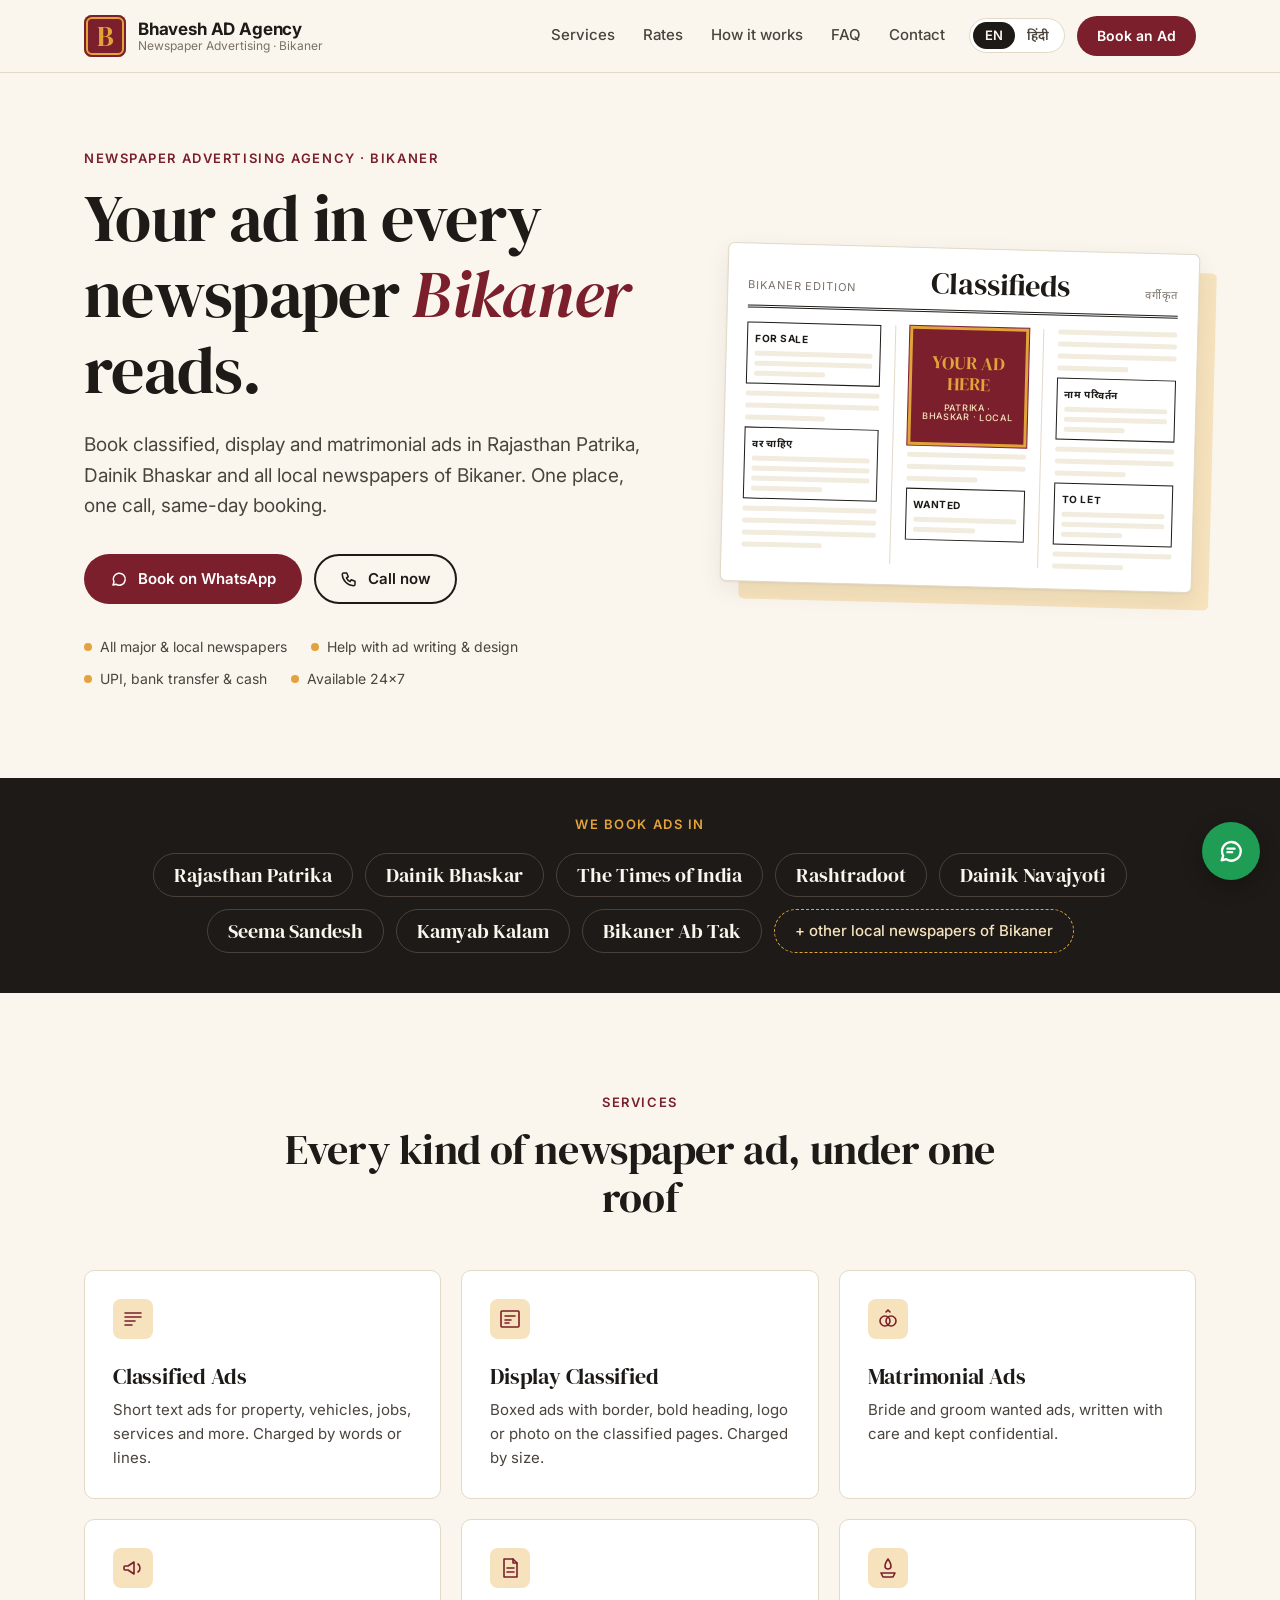
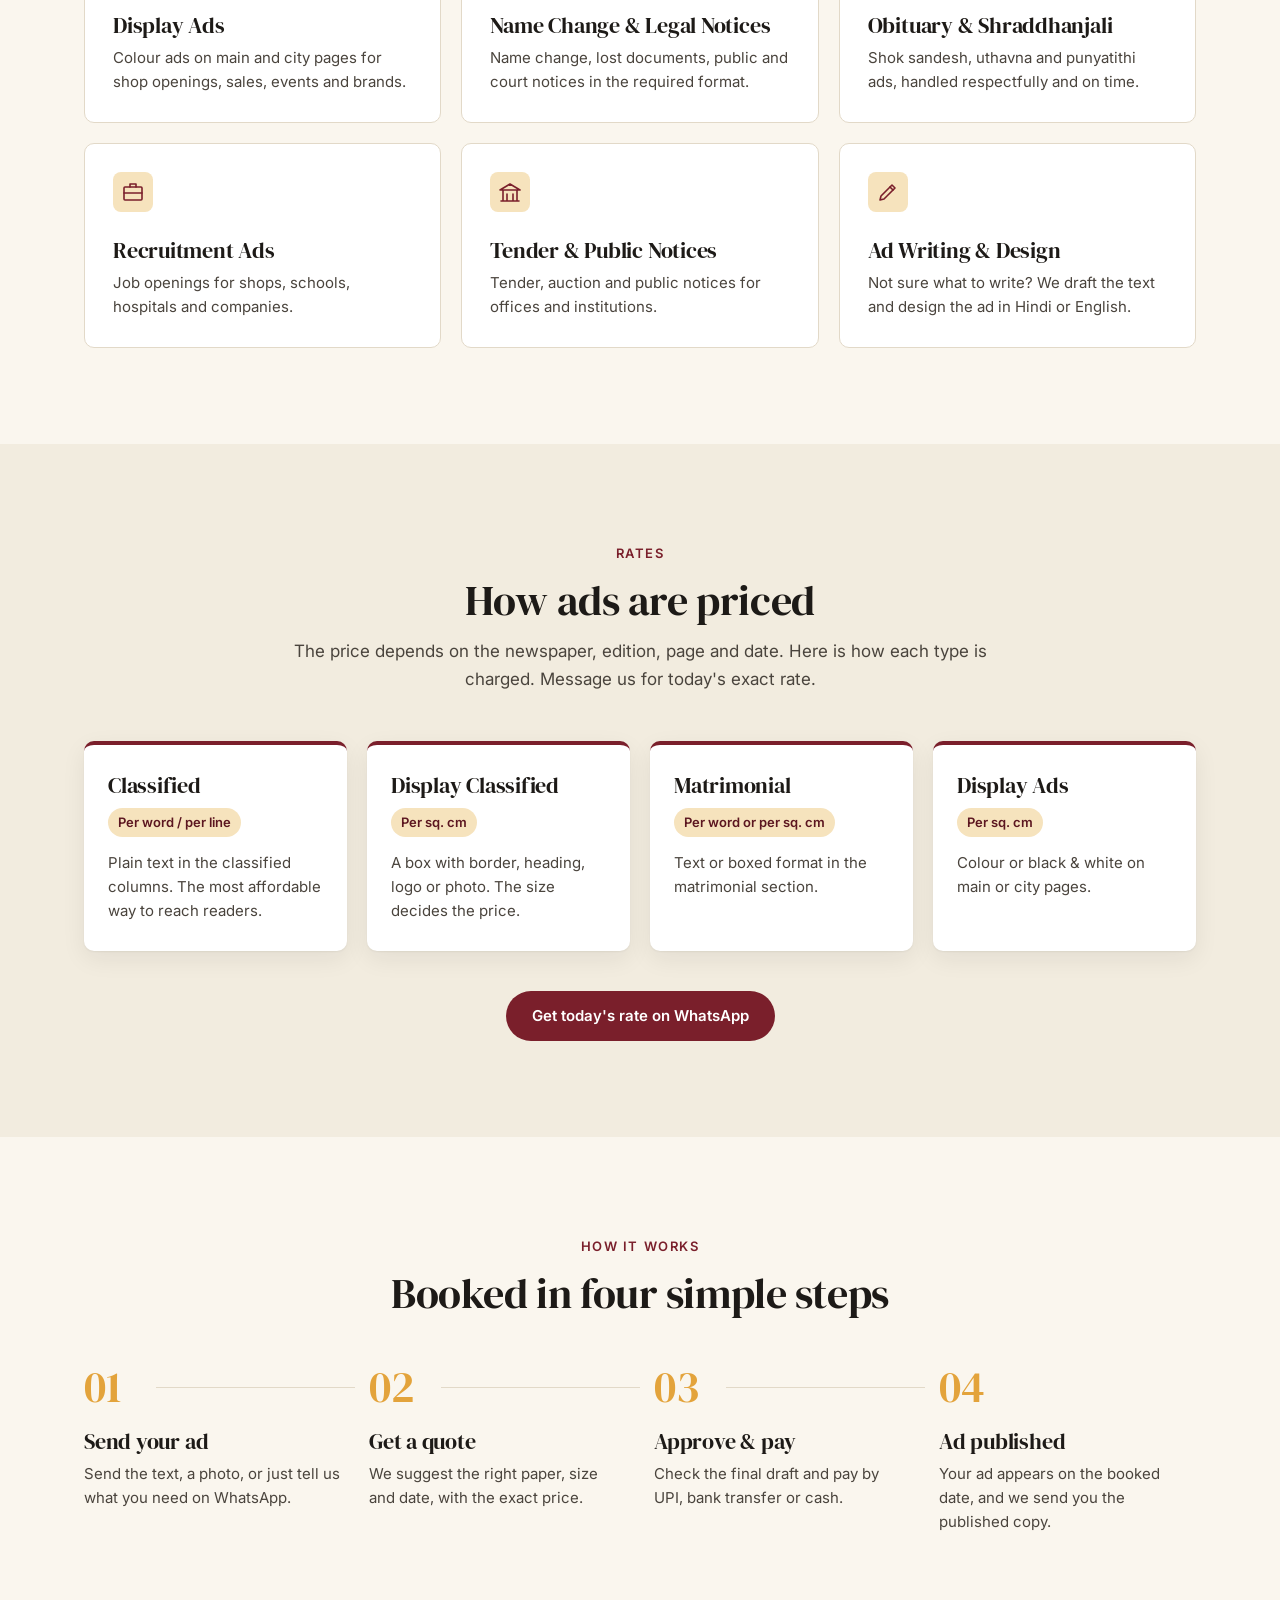
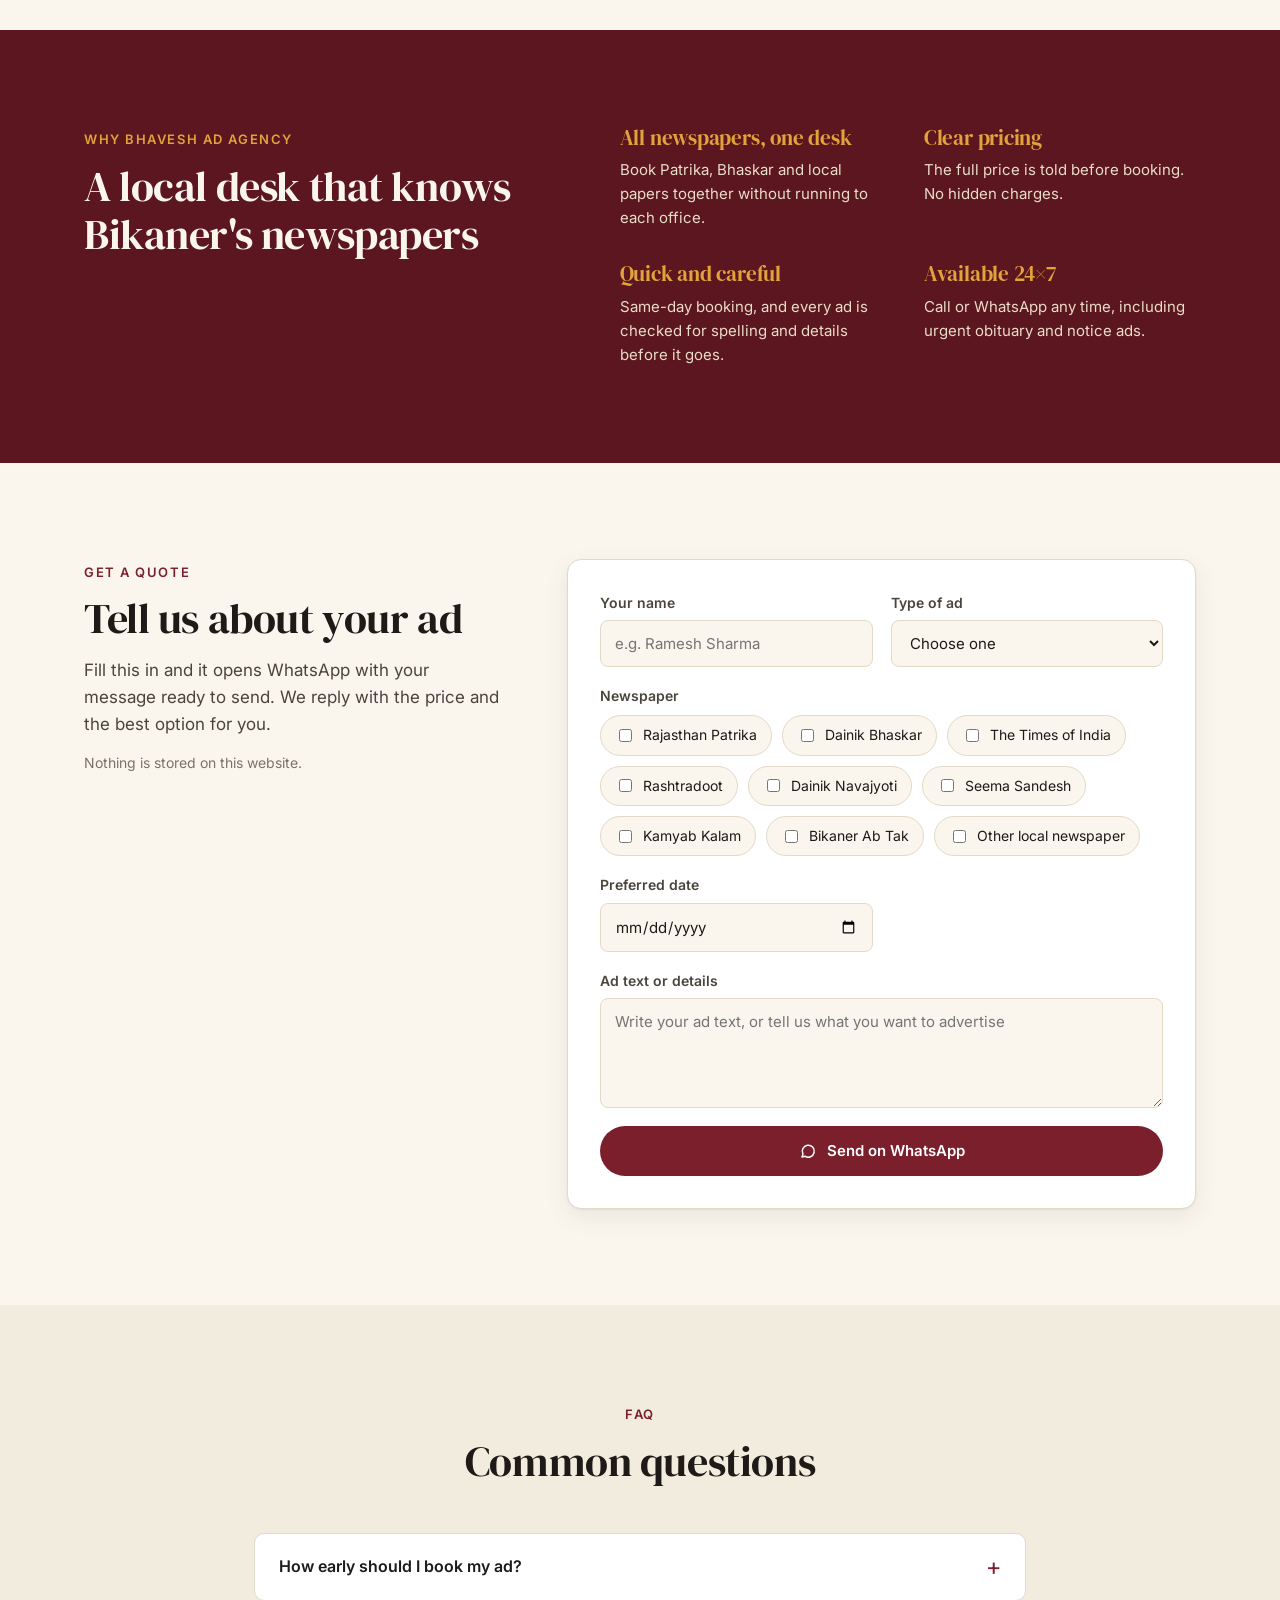
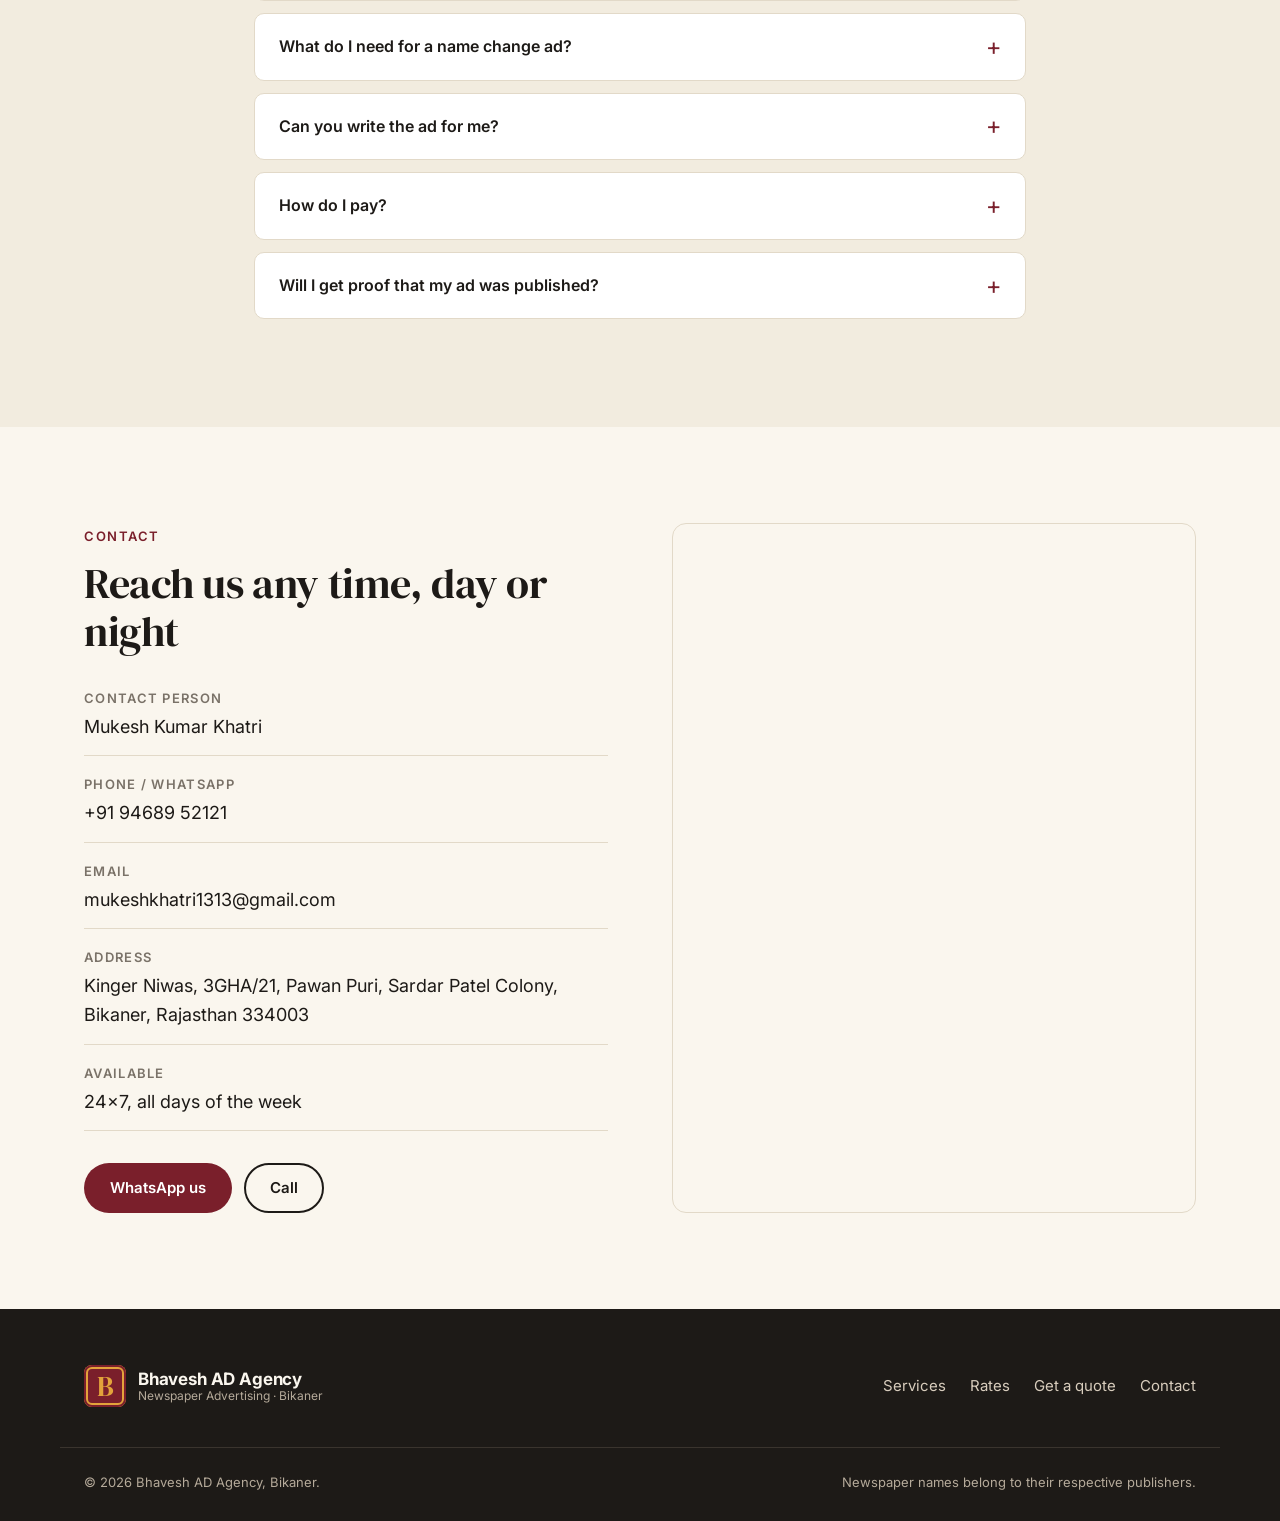
<file: index.html>
<!DOCTYPE html>
<html lang="en">
<head>
  <meta charset="UTF-8">
  <meta name="viewport" content="width=device-width, initial-scale=1">
  <title>Bhavesh AD Agency | Newspaper Advertising in Bikaner</title>
  <meta name="description" content="Book classified, display and matrimonial ads in Rajasthan Patrika, Dainik Bhaskar and all local newspapers of Bikaner. Same-day booking on WhatsApp.">
  <meta name="keywords" content="newspaper ad Bikaner, Rajasthan Patrika ad booking, Dainik Bhaskar ad booking, classified ad Bikaner, matrimonial ad Bikaner, Times of India ad Bikaner, Rashtradoot ad, Dainik Navajyoti ad, Seema Sandesh ad, Kamyab Kalam ad, Bikaner Ab Tak ad, name change ad Bikaner, अख़बार विज्ञापन बीकानेर">
  <meta property="og:title" content="Bhavesh AD Agency, Bikaner">
  <meta property="og:description" content="Your ad in every newspaper Bikaner reads. Classified, display and matrimonial ad booking.">
  <meta property="og:type" content="website">
  <link rel="icon" href="favicon.svg" type="image/svg+xml">

  <link rel="preconnect" href="https://fonts.googleapis.com">
  <link rel="preconnect" href="https://fonts.gstatic.com" crossorigin>
  <link href="https://fonts.googleapis.com/css2?family=DM+Serif+Display&family=Inter:wght@400;500;600;700&family=Noto+Sans+Devanagari:wght@400;500;600;700&family=Tiro+Devanagari+Hindi&display=swap" rel="stylesheet">
  <link rel="stylesheet" href="styles.css">

  <!-- Business details for Google. Replace the placeholders with your real details. -->
  <script type="application/ld+json">
  {
    "@context": "https://schema.org",
    "@type": "LocalBusiness",
    "name": "Bhavesh AD Agency",
    "description": "Newspaper advertising agency in Bikaner for Rajasthan Patrika, Dainik Bhaskar and local newspapers.",
    "telephone": "+91-9468952121",
    "email": "mukeshkhatri1313@gmail.com",
    "founder": "Mukesh Kumar Khatri",
    "address": {
      "@type": "PostalAddress",
      "streetAddress": "Kinger Niwas, 3GHA/21, Pawan Puri, Sardar Patel Colony",
      "addressLocality": "Bikaner",
      "addressRegion": "Rajasthan",
      "postalCode": "334003",
      "addressCountry": "IN"
    },
    "openingHours": "Mo-Su 00:00-23:59",
    "areaServed": "Bikaner"
  }
  </script>
</head>
<body>

<!-- ============ HEADER ============ -->
<header class="site-header" id="top">
  <div class="container header-inner">
    <a href="#top" class="brand" aria-label="Bhavesh AD Agency home">
      <span class="brand-mark">B</span>
      <span class="brand-text">
        <strong>Bhavesh AD Agency</strong>
        <small><span class="en">Newspaper Advertising · Bikaner</span><span class="hi">अख़बार विज्ञापन · बीकानेर</span></small>
      </span>
    </a>

    <nav class="nav" id="nav" aria-label="Main">
      <a href="#services"><span class="en">Services</span><span class="hi">सेवाएँ</span></a>
      <a href="#rates"><span class="en">Rates</span><span class="hi">दरें</span></a>
      <a href="#process"><span class="en">How it works</span><span class="hi">प्रक्रिया</span></a>
      <a href="#faq"><span class="en">FAQ</span><span class="hi">सवाल-जवाब</span></a>
      <a href="#contact"><span class="en">Contact</span><span class="hi">संपर्क</span></a>
    </nav>

    <div class="header-actions">
      <div class="lang-switch" role="group" aria-label="Language">
        <button type="button" data-lang="en" aria-pressed="true">EN</button>
        <button type="button" data-lang="hi" aria-pressed="false">हिंदी</button>
      </div>
      <a class="btn btn-primary btn-sm hide-mobile" data-wa href="#contact">
        <span class="en">Book an Ad</span><span class="hi">विज्ञापन बुक करें</span>
      </a>
      <button class="menu-toggle" type="button" aria-label="Open menu" aria-expanded="false" aria-controls="nav">
        <span></span><span></span><span></span>
      </button>
    </div>
  </div>
</header>

<main>

<!-- ============ HERO ============ -->
<section class="hero">
  <div class="container hero-grid">
    <div class="hero-copy">
      <p class="eyebrow"><span class="en">Newspaper Advertising Agency · Bikaner</span><span class="hi">समाचार पत्र विज्ञापन एजेंसी · बीकानेर</span></p>
      <h1>
        <span class="en">Your ad in every newspaper <em>Bikaner</em> reads.</span>
        <span class="hi">बीकानेर के हर अख़बार में <em>आपका विज्ञापन</em>।</span>
      </h1>
      <p class="lead">
        <span class="en">Book classified, display and matrimonial ads in Rajasthan Patrika, Dainik Bhaskar and all local newspapers of Bikaner. One place, one call, same-day booking.</span>
        <span class="hi">राजस्थान पत्रिका, दैनिक भास्कर और बीकानेर के सभी स्थानीय अख़बारों में क्लासीफाइड, डिस्प्ले और वैवाहिक विज्ञापन बुक करें। एक जगह, एक कॉल, उसी दिन बुकिंग।</span>
      </p>
      <div class="hero-cta">
        <a class="btn btn-primary" data-wa href="#contact">
          <svg class="ic" viewBox="0 0 24 24" aria-hidden="true"><path d="M4 20l1.3-3.9A8 8 0 1 1 8 19z"/></svg>
          <span class="en">Book on WhatsApp</span><span class="hi">WhatsApp पर बुक करें</span>
        </a>
        <a class="btn btn-outline" data-tel href="#contact">
          <svg class="ic" viewBox="0 0 24 24" aria-hidden="true"><path d="M5 4h4l2 5-2.5 1.5a11 11 0 0 0 5 5L15 13l5 2v4a2 2 0 0 1-2 2A16 16 0 0 1 3 6a2 2 0 0 1 2-2"/></svg>
          <span class="en">Call now</span><span class="hi">अभी कॉल करें</span>
        </a>
      </div>
      <ul class="hero-points">
        <li><span class="en">All major &amp; local newspapers</span><span class="hi">सभी बड़े व स्थानीय अख़बार</span></li>
        <li><span class="en">Help with ad writing &amp; design</span><span class="hi">विज्ञापन लिखने व डिज़ाइन में मदद</span></li>
        <li><span class="en">UPI, bank transfer &amp; cash</span><span class="hi">UPI, बैंक ट्रांसफ़र व नकद</span></li>
        <li><span class="en">Available 24×7</span><span class="hi">24×7 उपलब्ध</span></li>
      </ul>
    </div>

    <!-- Decorative newspaper page -->
    <div class="paper" aria-hidden="true">
      <div class="paper-mast">
        <span class="paper-date">Bikaner Edition</span>
        <span class="paper-title">Classifieds</span>
        <span class="paper-date">वर्गीकृत</span>
      </div>
      <div class="paper-cols">
        <div class="col">
          <div class="mini-ad"><b>FOR SALE</b><i></i><i></i><i class="s"></i></div>
          <i></i><i></i><i class="s"></i>
          <div class="mini-ad"><b>वर चाहिए</b><i></i><i></i><i></i><i class="s"></i></div>
          <i></i><i></i><i></i><i class="s"></i>
        </div>
        <div class="col">
          <div class="feature-ad">
            <span class="en">YOUR AD HERE</span><span class="hi">आपका विज्ञापन यहाँ</span>
            <small>Patrika · Bhaskar · Local</small>
          </div>
          <i></i><i></i><i class="s"></i>
          <div class="mini-ad"><b>WANTED</b><i></i><i class="s"></i></div>
        </div>
        <div class="col">
          <i></i><i></i><i></i><i class="s"></i>
          <div class="mini-ad"><b>नाम परिवर्तन</b><i></i><i></i><i class="s"></i></div>
          <i></i><i></i><i class="s"></i>
          <div class="mini-ad"><b>TO LET</b><i></i><i></i><i class="s"></i></div>
          <i></i><i class="s"></i>
        </div>
      </div>
    </div>
  </div>
</section>

<!-- ============ NEWSPAPERS STRIP ============ -->
<section class="papers-strip" aria-label="Newspapers">
  <div class="container strip-inner">
    <p class="strip-label"><span class="en">We book ads in</span><span class="hi">हम इनमें विज्ञापन बुक करते हैं</span></p>
    <ul class="strip-list">
      <li><span class="en">Rajasthan Patrika</span><span class="hi">राजस्थान पत्रिका</span></li>
      <li><span class="en">Dainik Bhaskar</span><span class="hi">दैनिक भास्कर</span></li>
      <li><span class="en">The Times of India</span><span class="hi">टाइम्स ऑफ़ इंडिया</span></li>
      <li><span class="en">Rashtradoot</span><span class="hi">राष्ट्रदूत</span></li>
      <li><span class="en">Dainik Navajyoti</span><span class="hi">दैनिक नवज्योति</span></li>
      <li><span class="en">Seema Sandesh</span><span class="hi">सीमा संदेश</span></li>
      <li><span class="en">Kamyab Kalam</span><span class="hi">कामयाब कलम</span></li>
      <li><span class="en">Bikaner Ab Tak</span><span class="hi">बीकानेर अब तक</span></li>
      <li class="strip-more"><span class="en">+ other local newspapers of Bikaner</span><span class="hi">+ बीकानेर के अन्य स्थानीय अख़बार</span></li>
    </ul>
  </div>
</section>

<!-- ============ SERVICES ============ -->
<section class="section" id="services">
  <div class="container">
    <div class="section-head">
      <p class="eyebrow"><span class="en">Services</span><span class="hi">सेवाएँ</span></p>
      <h2><span class="en">Every kind of newspaper ad, under one roof</span><span class="hi">हर तरह का अख़बार विज्ञापन, एक ही जगह</span></h2>
    </div>

    <div class="cards">
      <article class="card">
        <svg class="card-ic" viewBox="0 0 24 24" aria-hidden="true"><path d="M4 6h16M4 10h16M4 14h10M4 18h7"/></svg>
        <h3><span class="en">Classified Ads</span><span class="hi">क्लासीफाइड विज्ञापन</span></h3>
        <p><span class="en">Short text ads for property, vehicles, jobs, services and more. Charged by words or lines.</span><span class="hi">प्रॉपर्टी, वाहन, नौकरी, सेवाएँ आदि के छोटे टेक्स्ट विज्ञापन। शब्द या लाइन के हिसाब से शुल्क।</span></p>
      </article>
      <article class="card">
        <svg class="card-ic" viewBox="0 0 24 24" aria-hidden="true"><rect x="3" y="4" width="18" height="16" rx="1"/><path d="M7 9h10M7 13h6M7 16h4"/></svg>
        <h3><span class="en">Display Classified</span><span class="hi">डिस्प्ले क्लासीफाइड</span></h3>
        <p><span class="en">Boxed ads with border, bold heading, logo or photo on the classified pages. Charged by size.</span><span class="hi">क्लासीफाइड पेज पर बॉर्डर, बोल्ड हेडिंग, लोगो या फोटो के साथ बॉक्स विज्ञापन। साइज़ के हिसाब से शुल्क।</span></p>
      </article>
      <article class="card">
        <svg class="card-ic" viewBox="0 0 24 24" aria-hidden="true"><circle cx="9" cy="14" r="5"/><circle cx="15" cy="14" r="5"/><path d="M10 5l2-2 2 2"/></svg>
        <h3><span class="en">Matrimonial Ads</span><span class="hi">वैवाहिक विज्ञापन</span></h3>
        <p><span class="en">Bride and groom wanted ads, written with care and kept confidential.</span><span class="hi">वर-वधू चाहिए विज्ञापन, ध्यान से लिखे और पूरी गोपनीयता के साथ।</span></p>
      </article>
      <article class="card">
        <svg class="card-ic" viewBox="0 0 24 24" aria-hidden="true"><path d="M3 11v2a1 1 0 0 0 1 1h3l6 4V6L7 10H4a1 1 0 0 0-1 1z"/><path d="M17 8a5 5 0 0 1 0 8"/></svg>
        <h3><span class="en">Display Ads</span><span class="hi">डिस्प्ले विज्ञापन</span></h3>
        <p><span class="en">Colour ads on main and city pages for shop openings, sales, events and brands.</span><span class="hi">दुकान उद्घाटन, सेल, कार्यक्रम और ब्रांड के लिए मुख्य व शहर के पेजों पर रंगीन विज्ञापन।</span></p>
      </article>
      <article class="card">
        <svg class="card-ic" viewBox="0 0 24 24" aria-hidden="true"><path d="M6 3h9l4 4v14H6z"/><path d="M15 3v4h4M9 12h7M9 16h7"/></svg>
        <h3><span class="en">Name Change &amp; Legal Notices</span><span class="hi">नाम परिवर्तन व कानूनी सूचना</span></h3>
        <p><span class="en">Name change, lost documents, public and court notices in the required format.</span><span class="hi">नाम परिवर्तन, दस्तावेज़ गुम होने, आम सूचना और कोर्ट नोटिस सही फ़ॉर्मेट में।</span></p>
      </article>
      <article class="card">
        <svg class="card-ic" viewBox="0 0 24 24" aria-hidden="true"><path d="M12 3c2 3 3 5 3 7a3 3 0 0 1-6 0c0-2 1-4 3-7z"/><path d="M5 17h14l-2 4H7z"/></svg>
        <h3><span class="en">Obituary &amp; Shraddhanjali</span><span class="hi">शोक संदेश व श्रद्धांजलि</span></h3>
        <p><span class="en">Shok sandesh, uthavna and punyatithi ads, handled respectfully and on time.</span><span class="hi">शोक संदेश, उठावना और पुण्यतिथि विज्ञापन, सम्मान और समय पर।</span></p>
      </article>
      <article class="card">
        <svg class="card-ic" viewBox="0 0 24 24" aria-hidden="true"><rect x="3" y="7" width="18" height="13" rx="1"/><path d="M9 7V4h6v3M3 13h18"/></svg>
        <h3><span class="en">Recruitment Ads</span><span class="hi">भर्ती विज्ञापन</span></h3>
        <p><span class="en">Job openings for shops, schools, hospitals and companies.</span><span class="hi">दुकान, स्कूल, अस्पताल और कंपनियों के लिए नौकरी के विज्ञापन।</span></p>
      </article>
      <article class="card">
        <svg class="card-ic" viewBox="0 0 24 24" aria-hidden="true"><path d="M3 21h18M5 21V10M19 21V10M9 21v-7M15 21v-7M2 10l10-6 10 6z"/></svg>
        <h3><span class="en">Tender &amp; Public Notices</span><span class="hi">टेंडर व सार्वजनिक सूचना</span></h3>
        <p><span class="en">Tender, auction and public notices for offices and institutions.</span><span class="hi">कार्यालयों और संस्थाओं के लिए टेंडर, नीलामी और सार्वजनिक सूचना।</span></p>
      </article>
      <article class="card">
        <svg class="card-ic" viewBox="0 0 24 24" aria-hidden="true"><path d="M4 20l4-1 11-11-3-3L5 16z"/><path d="M14 7l3 3"/></svg>
        <h3><span class="en">Ad Writing &amp; Design</span><span class="hi">विज्ञापन लेखन व डिज़ाइन</span></h3>
        <p><span class="en">Not sure what to write? We draft the text and design the ad in Hindi or English.</span><span class="hi">क्या लिखें, समझ नहीं आ रहा? हम हिंदी या अंग्रेज़ी में विज्ञापन लिखते और डिज़ाइन करते हैं।</span></p>
      </article>
    </div>
  </div>
</section>

<!-- ============ RATES ============ -->
<section class="section section-tint" id="rates">
  <div class="container">
    <div class="section-head">
      <p class="eyebrow"><span class="en">Rates</span><span class="hi">दरें</span></p>
      <h2><span class="en">How ads are priced</span><span class="hi">विज्ञापन का शुल्क कैसे तय होता है</span></h2>
      <p class="section-sub"><span class="en">The price depends on the newspaper, edition, page and date. Here is how each type is charged. Message us for today's exact rate.</span><span class="hi">शुल्क अख़बार, संस्करण, पेज और तारीख़ पर निर्भर करता है। हर प्रकार का शुल्क नीचे देखें। आज की सही दर के लिए हमें मैसेज करें।</span></p>
    </div>

    <div class="rate-grid">
      <div class="rate">
        <h3><span class="en">Classified</span><span class="hi">क्लासीफाइड</span></h3>
        <p class="rate-basis"><span class="en">Per word / per line</span><span class="hi">प्रति शब्द / प्रति लाइन</span></p>
        <p><span class="en">Plain text in the classified columns. The most affordable way to reach readers.</span><span class="hi">क्लासीफाइड कॉलम में सादा टेक्स्ट। पाठकों तक पहुँचने का सबसे किफ़ायती तरीका।</span></p>
      </div>
      <div class="rate">
        <h3><span class="en">Display Classified</span><span class="hi">डिस्प्ले क्लासीफाइड</span></h3>
        <p class="rate-basis"><span class="en">Per sq. cm</span><span class="hi">प्रति वर्ग सेमी</span></p>
        <p><span class="en">A box with border, heading, logo or photo. The size decides the price.</span><span class="hi">बॉर्डर, हेडिंग, लोगो या फोटो वाला बॉक्स। साइज़ से कीमत तय होती है।</span></p>
      </div>
      <div class="rate">
        <h3><span class="en">Matrimonial</span><span class="hi">वैवाहिक</span></h3>
        <p class="rate-basis"><span class="en">Per word or per sq. cm</span><span class="hi">प्रति शब्द या प्रति वर्ग सेमी</span></p>
        <p><span class="en">Text or boxed format in the matrimonial section.</span><span class="hi">वैवाहिक कॉलम में टेक्स्ट या बॉक्स फ़ॉर्मेट।</span></p>
      </div>
      <div class="rate">
        <h3><span class="en">Display Ads</span><span class="hi">डिस्प्ले विज्ञापन</span></h3>
        <p class="rate-basis"><span class="en">Per sq. cm</span><span class="hi">प्रति वर्ग सेमी</span></p>
        <p><span class="en">Colour or black &amp; white on main or city pages.</span><span class="hi">मुख्य या शहर के पेज पर रंगीन या श्वेत-श्याम।</span></p>
      </div>
    </div>

    <div class="center">
      <a class="btn btn-primary" data-wa data-wa-msg="rate" href="#contact">
        <span class="en">Get today's rate on WhatsApp</span><span class="hi">आज की दर WhatsApp पर जानें</span>
      </a>
    </div>
  </div>
</section>

<!-- ============ PROCESS ============ -->
<section class="section" id="process">
  <div class="container">
    <div class="section-head">
      <p class="eyebrow"><span class="en">How it works</span><span class="hi">प्रक्रिया</span></p>
      <h2><span class="en">Booked in four simple steps</span><span class="hi">चार आसान चरणों में बुकिंग</span></h2>
    </div>
    <ol class="steps">
      <li>
        <h3><span class="en">Send your ad</span><span class="hi">अपना विज्ञापन भेजें</span></h3>
        <p><span class="en">Send the text, a photo, or just tell us what you need on WhatsApp.</span><span class="hi">WhatsApp पर टेक्स्ट, फोटो या सिर्फ़ अपनी ज़रूरत भेजें।</span></p>
      </li>
      <li>
        <h3><span class="en">Get a quote</span><span class="hi">दर जानें</span></h3>
        <p><span class="en">We suggest the right paper, size and date, with the exact price.</span><span class="hi">हम सही अख़बार, साइज़ और तारीख़ सुझाते हैं, सही कीमत के साथ।</span></p>
      </li>
      <li>
        <h3><span class="en">Approve &amp; pay</span><span class="hi">स्वीकृति व भुगतान</span></h3>
        <p><span class="en">Check the final draft and pay by UPI, bank transfer or cash.</span><span class="hi">फ़ाइनल ड्राफ़्ट देखें और UPI, बैंक ट्रांसफ़र या नकद से भुगतान करें।</span></p>
      </li>
      <li>
        <h3><span class="en">Ad published</span><span class="hi">विज्ञापन प्रकाशित</span></h3>
        <p><span class="en">Your ad appears on the booked date, and we send you the published copy.</span><span class="hi">बुक की गई तारीख़ पर विज्ञापन छपता है और हम आपको छपी हुई कॉपी भेजते हैं।</span></p>
      </li>
    </ol>
  </div>
</section>

<!-- ============ WHY US ============ -->
<section class="section section-dark">
  <div class="container why-grid">
    <div>
      <p class="eyebrow"><span class="en">Why Bhavesh AD Agency</span><span class="hi">भावेश एड एजेंसी क्यों</span></p>
      <h2><span class="en">A local desk that knows Bikaner's newspapers</span><span class="hi">बीकानेर के अख़बारों को जानने वाली स्थानीय एजेंसी</span></h2>
    </div>
    <ul class="why-list">
      <li>
        <h3><span class="en">All newspapers, one desk</span><span class="hi">सभी अख़बार, एक जगह</span></h3>
        <p><span class="en">Book Patrika, Bhaskar and local papers together without running to each office.</span><span class="hi">पत्रिका, भास्कर और स्थानीय अख़बार एक साथ बुक करें, हर दफ़्तर जाने की ज़रूरत नहीं।</span></p>
      </li>
      <li>
        <h3><span class="en">Clear pricing</span><span class="hi">साफ़ दरें</span></h3>
        <p><span class="en">The full price is told before booking. No hidden charges.</span><span class="hi">बुकिंग से पहले पूरी कीमत। कोई छिपा शुल्क नहीं।</span></p>
      </li>
      <li>
        <h3><span class="en">Quick and careful</span><span class="hi">तेज़ और सटीक</span></h3>
        <p><span class="en">Same-day booking, and every ad is checked for spelling and details before it goes.</span><span class="hi">उसी दिन बुकिंग, और भेजने से पहले हर विज्ञापन की वर्तनी व जानकारी की जाँच।</span></p>
      </li>
      <li>
        <h3><span class="en">Available 24×7</span><span class="hi">24×7 उपलब्ध</span></h3>
        <p><span class="en">Call or WhatsApp any time, including urgent obituary and notice ads.</span><span class="hi">कभी भी कॉल या WhatsApp करें, ज़रूरी शोक संदेश और सूचना विज्ञापनों के लिए भी।</span></p>
      </li>
    </ul>
  </div>
</section>

<!-- ============ QUOTE FORM ============ -->
<section class="section" id="quote">
  <div class="container quote-grid">
    <div class="section-head left">
      <p class="eyebrow"><span class="en">Get a quote</span><span class="hi">दर पूछें</span></p>
      <h2><span class="en">Tell us about your ad</span><span class="hi">अपने विज्ञापन के बारे में बताएँ</span></h2>
      <p class="section-sub"><span class="en">Fill this in and it opens WhatsApp with your message ready to send. We reply with the price and the best option for you.</span><span class="hi">यह फ़ॉर्म भरें, आपका संदेश तैयार होकर WhatsApp में खुल जाएगा। हम कीमत और आपके लिए सबसे अच्छा विकल्प बताएँगे।</span></p>
      <p class="note"><span class="en">Nothing is stored on this website.</span><span class="hi">वेबसाइट पर कुछ भी सेव नहीं होता।</span></p>
    </div>

    <form class="quote-form" id="quoteForm" novalidate>
      <label>
        <span class="lbl"><span class="en">Your name</span><span class="hi">आपका नाम</span></span>
        <input type="text" name="name" required autocomplete="name" data-ph-en="e.g. Ramesh Sharma" data-ph-hi="जैसे: रमेश शर्मा">
      </label>

      <label>
        <span class="lbl"><span class="en">Type of ad</span><span class="hi">विज्ञापन का प्रकार</span></span>
        <select name="type" required>
          <option value="" data-en="Choose one" data-hi="चुनें">Choose one</option>
          <option data-en="Classified" data-hi="क्लासीफाइड">Classified</option>
          <option data-en="Display Classified" data-hi="डिस्प्ले क्लासीफाइड">Display Classified</option>
          <option data-en="Matrimonial" data-hi="वैवाहिक">Matrimonial</option>
          <option data-en="Display Ad" data-hi="डिस्प्ले विज्ञापन">Display Ad</option>
          <option data-en="Name Change / Legal Notice" data-hi="नाम परिवर्तन / कानूनी सूचना">Name Change / Legal Notice</option>
          <option data-en="Obituary / Shraddhanjali" data-hi="शोक संदेश / श्रद्धांजलि">Obituary / Shraddhanjali</option>
          <option data-en="Recruitment" data-hi="भर्ती">Recruitment</option>
          <option data-en="Tender / Public Notice" data-hi="टेंडर / सार्वजनिक सूचना">Tender / Public Notice</option>
          <option data-en="Not sure, need advice" data-hi="पता नहीं, सलाह चाहिए">Not sure, need advice</option>
        </select>
      </label>

      <fieldset>
        <legend class="lbl"><span class="en">Newspaper</span><span class="hi">अख़बार</span></legend>
        <div class="checks">
          <label class="check"><input type="checkbox" name="paper" value="Rajasthan Patrika" data-hi="राजस्थान पत्रिका"> <span class="en">Rajasthan Patrika</span><span class="hi">राजस्थान पत्रिका</span></label>
          <label class="check"><input type="checkbox" name="paper" value="Dainik Bhaskar" data-hi="दैनिक भास्कर"> <span class="en">Dainik Bhaskar</span><span class="hi">दैनिक भास्कर</span></label>
          <label class="check"><input type="checkbox" name="paper" value="The Times of India" data-hi="टाइम्स ऑफ़ इंडिया"> <span class="en">The Times of India</span><span class="hi">टाइम्स ऑफ़ इंडिया</span></label>
          <label class="check"><input type="checkbox" name="paper" value="Rashtradoot" data-hi="राष्ट्रदूत"> <span class="en">Rashtradoot</span><span class="hi">राष्ट्रदूत</span></label>
          <label class="check"><input type="checkbox" name="paper" value="Dainik Navajyoti" data-hi="दैनिक नवज्योति"> <span class="en">Dainik Navajyoti</span><span class="hi">दैनिक नवज्योति</span></label>
          <label class="check"><input type="checkbox" name="paper" value="Seema Sandesh" data-hi="सीमा संदेश"> <span class="en">Seema Sandesh</span><span class="hi">सीमा संदेश</span></label>
          <label class="check"><input type="checkbox" name="paper" value="Kamyab Kalam" data-hi="कामयाब कलम"> <span class="en">Kamyab Kalam</span><span class="hi">कामयाब कलम</span></label>
          <label class="check"><input type="checkbox" name="paper" value="Bikaner Ab Tak" data-hi="बीकानेर अब तक"> <span class="en">Bikaner Ab Tak</span><span class="hi">बीकानेर अब तक</span></label>
          <label class="check"><input type="checkbox" name="paper" value="Other local newspaper" data-hi="अन्य स्थानीय अख़बार"> <span class="en">Other local newspaper</span><span class="hi">अन्य स्थानीय अख़बार</span></label>
        </div>
      </fieldset>

      <label>
        <span class="lbl"><span class="en">Preferred date</span><span class="hi">पसंदीदा तारीख़</span></span>
        <input type="date" name="date">
      </label>

      <label class="full">
        <span class="lbl"><span class="en">Ad text or details</span><span class="hi">विज्ञापन का टेक्स्ट या जानकारी</span></span>
        <textarea name="details" rows="4" data-ph-en="Write your ad text, or tell us what you want to advertise" data-ph-hi="विज्ञापन का टेक्स्ट लिखें, या बताएँ कि आप क्या विज्ञापित करना चाहते हैं"></textarea>
      </label>

      <p class="form-error full" id="formError" role="alert" hidden></p>

      <button class="btn btn-primary full" type="submit">
        <svg class="ic" viewBox="0 0 24 24" aria-hidden="true"><path d="M4 20l1.3-3.9A8 8 0 1 1 8 19z"/></svg>
        <span class="en">Send on WhatsApp</span><span class="hi">WhatsApp पर भेजें</span>
      </button>
    </form>
  </div>
</section>

<!-- ============ FAQ ============ -->
<section class="section section-tint" id="faq">
  <div class="container narrow">
    <div class="section-head">
      <p class="eyebrow"><span class="en">FAQ</span><span class="hi">सवाल-जवाब</span></p>
      <h2><span class="en">Common questions</span><span class="hi">अक्सर पूछे जाने वाले सवाल</span></h2>
    </div>

    <details>
      <summary><span class="en">How early should I book my ad?</span><span class="hi">विज्ञापन कितने दिन पहले बुक करें?</span></summary>
      <p><span class="en">Classified ads can usually be booked until the afternoon of the day before publication. Display and colour ads need more time. Tell us your date and we'll give you the exact deadline.</span><span class="hi">क्लासीफाइड विज्ञापन आमतौर पर छपने से एक दिन पहले दोपहर तक बुक हो जाते हैं। डिस्प्ले और रंगीन विज्ञापनों के लिए ज़्यादा समय चाहिए। अपनी तारीख़ बताएँ, हम सही समय-सीमा बता देंगे।</span></p>
    </details>
    <details>
      <summary><span class="en">What do I need for a name change ad?</span><span class="hi">नाम परिवर्तन विज्ञापन के लिए क्या चाहिए?</span></summary>
      <p><span class="en">Usually your old name, new name, address and a copy of the affidavit. We'll guide you on the correct format.</span><span class="hi">आमतौर पर पुराना नाम, नया नाम, पता और शपथ-पत्र (एफ़िडेविट) की कॉपी। सही फ़ॉर्मेट में हम आपकी मदद करेंगे।</span></p>
    </details>
    <details>
      <summary><span class="en">Can you write the ad for me?</span><span class="hi">क्या आप मेरा विज्ञापन लिख देंगे?</span></summary>
      <p><span class="en">Yes. Tell us what you want to say and we'll draft it in Hindi or English for your approval.</span><span class="hi">हाँ। बताइए आप क्या कहना चाहते हैं, हम हिंदी या अंग्रेज़ी में लिखकर आपको दिखा देंगे।</span></p>
    </details>
    <details>
      <summary><span class="en">How do I pay?</span><span class="hi">भुगतान कैसे करें?</span></summary>
      <p><span class="en">By UPI, bank transfer or cash at our office. Payment is taken in advance because newspapers need it before they publish.</span><span class="hi">UPI, बैंक ट्रांसफ़र या ऑफ़िस में नकद। भुगतान पहले लिया जाता है क्योंकि अख़बार छापने से पहले भुगतान लेते हैं।</span></p>
    </details>
    <details>
      <summary><span class="en">Will I get proof that my ad was published?</span><span class="hi">क्या विज्ञापन छपने का प्रमाण मिलेगा?</span></summary>
      <p><span class="en">Yes. We send you a photo or e-paper clipping of your published ad on WhatsApp.</span><span class="hi">हाँ। हम छपे हुए विज्ञापन की फोटो या ई-पेपर कटिंग WhatsApp पर भेजते हैं।</span></p>
    </details>
  </div>
</section>

<!-- ============ CONTACT ============ -->
<section class="section" id="contact">
  <div class="container contact-grid">
    <div>
      <p class="eyebrow"><span class="en">Contact</span><span class="hi">संपर्क</span></p>
      <h2><span class="en">Reach us any time, day or night</span><span class="hi">दिन हो या रात, कभी भी संपर्क करें</span></h2>

      <dl class="contact-list">
        <div>
          <dt><span class="en">Contact person</span><span class="hi">संपर्क व्यक्ति</span></dt>
          <dd><span class="en">Mukesh Kumar Khatri</span><span class="hi">मुकेश कुमार खत्री</span></dd>
        </div>
        <div>
          <dt><span class="en">Phone / WhatsApp</span><span class="hi">फ़ोन / WhatsApp</span></dt>
          <dd><a data-tel data-field="phone" href="tel:+919468952121">+91 94689 52121</a></dd>
        </div>
        <div>
          <dt><span class="en">Email</span><span class="hi">ईमेल</span></dt>
          <dd><a data-mail data-field="email" href="mailto:mukeshkhatri1313@gmail.com">mukeshkhatri1313@gmail.com</a></dd>
        </div>
        <div>
          <dt><span class="en">Address</span><span class="hi">पता</span></dt>
          <dd data-field="address">Kinger Niwas, 3GHA/21, Pawan Puri, Sardar Patel Colony, Bikaner, Rajasthan 334003</dd>
        </div>
        <div>
          <dt><span class="en">Available</span><span class="hi">उपलब्धता</span></dt>
          <dd><span class="en">24×7, all days of the week</span><span class="hi">24×7, सप्ताह के सातों दिन</span></dd>
        </div>
      </dl>

      <div class="hero-cta">
        <a class="btn btn-primary" data-wa href="#contact"><span class="en">WhatsApp us</span><span class="hi">WhatsApp करें</span></a>
        <a class="btn btn-outline" data-tel href="#contact"><span class="en">Call</span><span class="hi">कॉल करें</span></a>
      </div>
    </div>

    <div class="map">
      <!-- Once your Google Business Profile is live, replace this with its embed code (Share > Embed a map) -->
      <iframe title="Location map" src="https://www.google.com/maps?q=Pawan+Puri,+Sardar+Patel+Colony,+Bikaner,+Rajasthan+334003&amp;output=embed" loading="lazy" referrerpolicy="no-referrer-when-downgrade"></iframe>
    </div>
  </div>
</section>

</main>

<!-- ============ FOOTER ============ -->
<footer class="site-footer">
  <div class="container footer-inner">
    <div>
      <a href="#top" class="brand brand-light">
        <span class="brand-mark">B</span>
        <span class="brand-text"><strong>Bhavesh AD Agency</strong><small><span class="en">Newspaper Advertising · Bikaner</span><span class="hi">अख़बार विज्ञापन · बीकानेर</span></small></span>
      </a>
    </div>
    <nav class="footer-nav" aria-label="Footer">
      <a href="#services"><span class="en">Services</span><span class="hi">सेवाएँ</span></a>
      <a href="#rates"><span class="en">Rates</span><span class="hi">दरें</span></a>
      <a href="#quote"><span class="en">Get a quote</span><span class="hi">दर पूछें</span></a>
      <a href="#contact"><span class="en">Contact</span><span class="hi">संपर्क</span></a>
    </nav>
  </div>
  <div class="container footer-base">
    <p>© <span id="year">2026</span> Bhavesh AD Agency, Bikaner.</p>
    <p class="muted"><span class="en">Newspaper names belong to their respective publishers.</span><span class="hi">अख़बारों के नाम उनके प्रकाशकों के हैं।</span></p>
  </div>
</footer>

<!-- Floating WhatsApp button -->
<a class="wa-float" data-wa href="#contact" aria-label="Chat on WhatsApp">
  <svg viewBox="0 0 24 24" aria-hidden="true"><path d="M4 20l1.3-3.9A8 8 0 1 1 8 19z"/><path d="M9 10h6M9 13h4"/></svg>
</a>

<script src="script.js"></script>
</body>
</html>
</file>
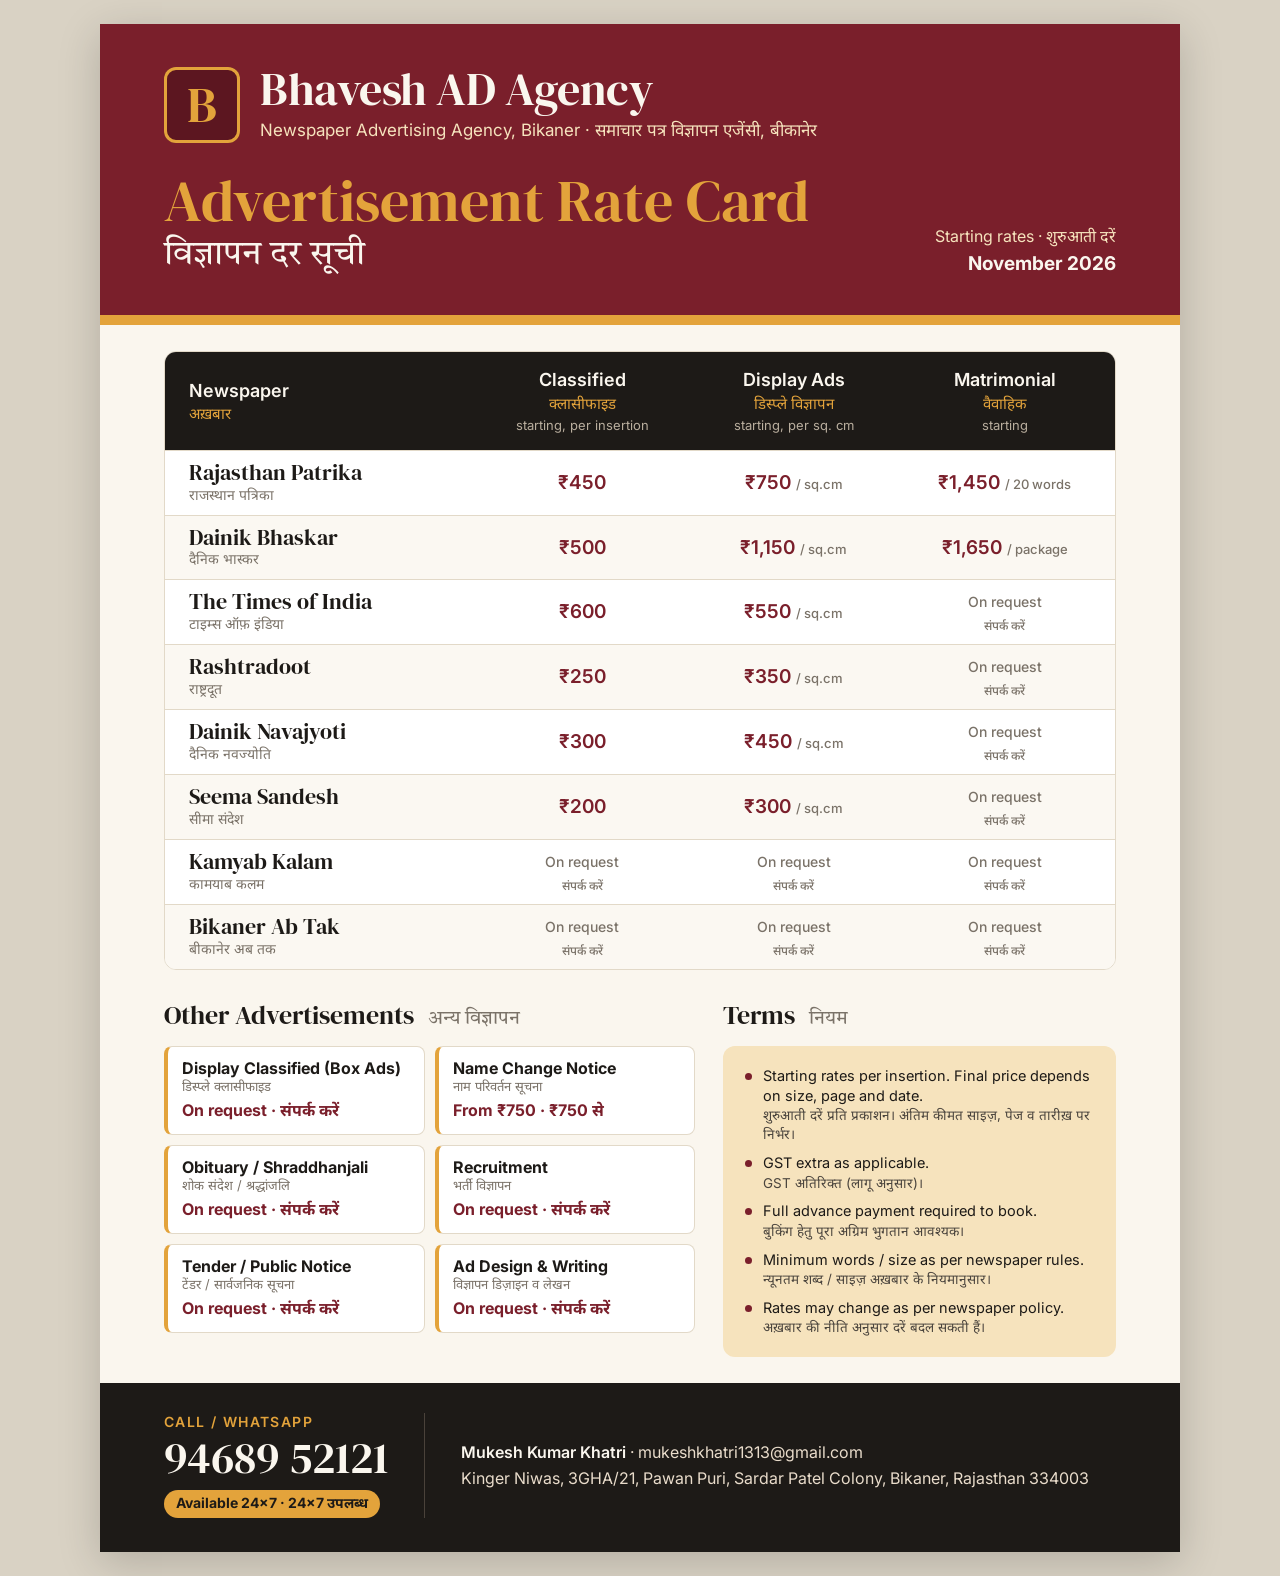
<file: rate-card/index.html>
<!DOCTYPE html>
<html lang="en">
<head>
<meta charset="UTF-8">
<meta name="viewport" content="width=1080">
<title>Bhavesh AD Agency Rate Card</title>
<link rel="icon" href="favicon.svg" type="image/svg+xml">
<link rel="preconnect" href="https://fonts.googleapis.com">
<link rel="preconnect" href="https://fonts.gstatic.com" crossorigin>
<link href="https://fonts.googleapis.com/css2?family=DM+Serif+Display&family=Inter:wght@400;500;600;700&family=Noto+Sans+Devanagari:wght@400;500;600;700&family=Tiro+Devanagari+Hindi&display=swap" rel="stylesheet">
<style>
  :root {
    --maroon: #7a1f2b; --maroon-dark: #5c1620; --marigold: #e3a33b; --marigold-soft: #f6e3bd;
    --paper: #faf6ee; --paper-2: #f2ecdf; --ink: #1d1a17; --ink-2: #4a443d; --muted: #7a7268; --line: #e2d9c8;
    --body: "Inter", "Noto Sans Devanagari", sans-serif;
    --head: "DM Serif Display", "Tiro Devanagari Hindi", Georgia, serif;
  }
  @page { size: 1080px 1528px; margin: 0; }
  * { box-sizing: border-box; margin: 0; padding: 0; }
  html, body { background: #d9d2c4; }
  body { font-family: var(--body); color: var(--ink); -webkit-print-color-adjust: exact; print-color-adjust: exact; }
  @media print { html, body { background: var(--paper); } .card { margin: 0 !important; box-shadow: none !important; } }
  html.export, html.export body { background: var(--paper); }
  html.export .card { margin: 0; box-shadow: none; }

  .card {
    width: 1080px; height: 1528px; margin: 24px auto;
    background: var(--paper); position: relative; overflow: hidden;
    display: flex; flex-direction: column;
    box-shadow: 0 10px 40px rgba(0,0,0,.18);
  }

  /* Header */
  .head { background: var(--maroon); color: var(--paper); padding: 42px 64px 36px; position: relative; }
  .head::after { content: ""; position: absolute; left: 0; right: 0; bottom: -10px; height: 10px; background: var(--marigold); }
  .brand { display: flex; align-items: center; gap: 20px; }
  .mark { width: 76px; height: 76px; border-radius: 12px; display: grid; place-items: center; background: var(--maroon-dark); color: var(--marigold); font: 50px/1 var(--head); box-shadow: inset 0 0 0 3px var(--marigold); }
  .brand h1 { font: 46px/1 var(--head); letter-spacing: -.01em; }
  .brand p { margin-top: 8px; font-size: 17px; color: var(--marigold-soft); }
  .title-row { display: flex; justify-content: space-between; align-items: flex-end; margin-top: 28px; }
  .title-row h2 { font: 58px/1.05 var(--head); color: var(--marigold); }
  .title-row h2 span { display: block; font: 34px/1.4 "Tiro Devanagari Hindi", serif; color: var(--paper); }
  .valid { text-align: right; font-size: 16px; color: var(--marigold-soft); line-height: 1.6; }
  .valid b { color: var(--paper); font-size: 19px; }

  .content { padding: 36px 64px 0; flex: 1; display: flex; flex-direction: column; }

  /* Table */
  table { width: 100%; border-collapse: separate; border-spacing: 0; background: #fff; border: 1px solid var(--line); border-radius: 12px; overflow: hidden; }
  thead th { background: var(--ink); color: var(--paper); text-align: center; padding: 16px 12px; font-weight: 600; font-size: 18px; line-height: 1.3; }
  thead th:first-child { text-align: left; padding-left: 24px; }
  thead th small { display: block; font-weight: 400; font-size: 15px; color: var(--marigold); margin-top: 2px; }
  thead th em { display: block; font-style: normal; font-weight: 400; font-size: 13px; color: #b9ae9e; margin-top: 4px; }
  tbody td { padding: 9px 12px; border-top: 1px solid var(--line); text-align: center; font-size: 19px; font-weight: 600; }
  tbody tr:nth-child(even) td { background: #fbf8f2; }
  tbody td:first-child { text-align: left; padding-left: 24px; font-weight: 400; }
  .paper-en { font: 22px/1.15 var(--head); }
  .paper-hi { font-size: 14px; color: var(--muted); }
  .rate { color: var(--maroon); white-space: nowrap; }
  .rate small { font-size: 13px; font-weight: 500; color: var(--muted); }
  .ask { font-size: 14px; font-weight: 500; color: var(--muted); line-height: 1.3; }
  .ask small { font-size: 12px; }
  .blank { display: inline-block; min-width: 92px; border-bottom: 2px dashed #c9b998; color: #b9ae9e; font-weight: 500; }

  /* Other ads + terms */
  .lower { display: grid; grid-template-columns: 1.15fr .85fr; gap: 28px; margin-top: 30px; }
  .box h3 { font: 26px/1.2 var(--head); margin-bottom: 14px; }
  .box h3 span { font: 19px "Tiro Devanagari Hindi", serif; color: var(--muted); margin-left: 8px; }
  .others { display: grid; grid-template-columns: 1fr 1fr; gap: 10px; }
  .other { background: #fff; border: 1px solid var(--line); border-left: 4px solid var(--marigold); border-radius: 8px; padding: 11px 14px; }
  .other b { display: block; font-size: 16px; }
  .other i { display: block; font-style: normal; font-size: 13px; color: var(--muted); }
  .other span { display: block; margin-top: 4px; font-weight: 700; color: var(--maroon); font-size: 16px; }
  .terms { background: var(--marigold-soft); border-radius: 12px; padding: 20px 22px; }
  .terms ul { list-style: none; display: grid; gap: 9px; }
  .terms li { font-size: 14.5px; line-height: 1.4; padding-left: 18px; position: relative; }
  .terms li::before { content: ""; position: absolute; left: 0; top: 7px; width: 7px; height: 7px; border-radius: 50%; background: var(--maroon); }
  .terms li i { display: block; font-style: normal; color: var(--ink-2); font-size: 13.5px; }

  /* Footer */
  .foot { margin-top: auto; background: var(--ink); color: var(--paper); padding: 30px 64px 34px; display: grid; grid-template-columns: auto 1fr; gap: 36px; align-items: center; }
  .call { border-right: 1px solid #4a423a; padding-right: 36px; }
  .call small { display: block; font-size: 14px; color: var(--marigold); text-transform: uppercase; letter-spacing: .1em; font-weight: 600; }
  .call strong { display: block; font: 44px/1.1 var(--head); margin-top: 4px; }
  .call em { display: inline-block; margin-top: 8px; font-style: normal; font-size: 14px; font-weight: 700; background: var(--marigold); color: var(--ink); padding: 4px 12px; border-radius: 999px; }
  .info { font-size: 16px; line-height: 1.65; color: #e9dccb; }
  .info b { color: var(--paper); font-weight: 600; }
</style>
</head>
<body>
<div class="card" id="card">
  <header class="head">
    <div class="brand">
      <div class="mark">B</div>
      <div>
        <h1>Bhavesh AD Agency</h1>
        <p>Newspaper Advertising Agency, Bikaner · समाचार पत्र विज्ञापन एजेंसी, बीकानेर</p>
      </div>
    </div>
    <div class="title-row">
      <h2>Advertisement Rate Card<span>विज्ञापन दर सूची</span></h2>
      <div class="valid" id="valid"></div>
    </div>
  </header>

  <div class="content">
    <table>
      <thead>
        <tr>
          <th>Newspaper<small>अख़बार</small></th>
          <th>Classified<small>क्लासीफाइड</small><em>starting, per insertion</em></th>
          <th>Display Ads<small>डिस्प्ले विज्ञापन</small><em>starting, per sq. cm</em></th>
          <th>Matrimonial<small>वैवाहिक</small><em>starting</em></th>
        </tr>
      </thead>
      <tbody id="rates"></tbody>
    </table>

    <div class="lower">
      <div class="box">
        <h3>Other Advertisements <span>अन्य विज्ञापन</span></h3>
        <div class="others" id="others"></div>
      </div>
      <div class="box">
        <h3>Terms <span>नियम</span></h3>
        <div class="terms"><ul id="terms"></ul></div>
      </div>
    </div>
  </div>

  <footer class="foot" style="margin-top:24px">
    <div class="call">
      <small>Call / WhatsApp</small>
      <strong>94689 52121</strong>
      <em>Available 24×7 · 24×7 उपलब्ध</em>
    </div>
    <div class="info">
      <b>Mukesh Kumar Khatri</b> · mukeshkhatri1313@gmail.com<br>
      Kinger Niwas, 3GHA/21, Pawan Puri, Sardar Patel Colony, Bikaner, Rajasthan 334003
    </div>
  </footer>
</div>

<script>
/* ==================================================================
   EDIT RATES HERE.  Leave a value as "" to show a blank line to fill.
   Write rates as text, e.g. "₹45 / line", "₹120 / sq.cm", "₹30 / word"
   ================================================================== */
const VALID_FROM = "November 2026";   // shown top-right

// Source: starting rates for Bikaner listed by ads2publish.com (Nov 2026).
// These are NOT official newspaper rate cards. Confirm with each paper's Bikaner office.
const RATES = [
  // newspaper (English), Hindi name, classified (starting / insertion), display (per sq.cm), matrimonial
  ["Rajasthan Patrika",  "राजस्थान पत्रिका",  "₹450",  "₹750 / sq.cm",   "₹1,450 / 20 words"],
  ["Dainik Bhaskar",     "दैनिक भास्कर",      "₹500",  "₹1,150 / sq.cm", "₹1,650 / package"],
  ["The Times of India", "टाइम्स ऑफ़ इंडिया", "₹600",  "₹550 / sq.cm",   "On request"],
  ["Rashtradoot",        "राष्ट्रदूत",         "₹250",  "₹350 / sq.cm",   "On request"],
  ["Dainik Navajyoti",   "दैनिक नवज्योति",    "₹300",  "₹450 / sq.cm",   "On request"],
  ["Seema Sandesh",      "सीमा संदेश",        "₹200",  "₹300 / sq.cm",   "On request"],
  ["Kamyab Kalam",       "कामयाब कलम",        "On request", "On request", "On request"],
  ["Bikaner Ab Tak",     "बीकानेर अब तक",     "On request", "On request", "On request"]
];

const OTHERS = [
  // English, Hindi, rate (leave "On request" if you quote case by case)
  ["Display Classified (Box Ads)", "डिस्प्ले क्लासीफाइड", "On request · संपर्क करें"],
  ["Name Change Notice",         "नाम परिवर्तन सूचना", "From ₹750 · ₹750 से"],
  ["Obituary / Shraddhanjali",   "शोक संदेश / श्रद्धांजलि", "On request · संपर्क करें"],
  ["Recruitment",                "भर्ती विज्ञापन", "On request · संपर्क करें"],
  ["Tender / Public Notice",     "टेंडर / सार्वजनिक सूचना", "On request · संपर्क करें"],
  ["Ad Design & Writing",        "विज्ञापन डिज़ाइन व लेखन", "On request · संपर्क करें"]
];

const TERMS = [
  ["Starting rates per insertion. Final price depends on size, page and date.", "शुरुआती दरें प्रति प्रकाशन। अंतिम कीमत साइज़, पेज व तारीख़ पर निर्भर।"],
  ["GST extra as applicable.", "GST अतिरिक्त (लागू अनुसार)।"],
  ["Full advance payment required to book.", "बुकिंग हेतु पूरा अग्रिम भुगतान आवश्यक।"],
  ["Minimum words / size as per newspaper rules.", "न्यूनतम शब्द / साइज़ अख़बार के नियमानुसार।"],
  ["Rates may change as per newspaper policy.", "अख़बार की नीति अनुसार दरें बदल सकती हैं।"]
];

/* ---------- render ---------- */
if (new URLSearchParams(location.search).has("export")) document.documentElement.classList.add("export");
const esc = s => s.replace(/[&<>]/g, c => ({ "&": "&amp;", "<": "&lt;", ">": "&gt;" }[c]));
const cell = v => v === "On request" ? `<span class="ask">On request<br><small>संपर्क करें</small></span>` : v ?`<span class="rate">${esc(v).replace(/\/\s*(.+)$/, "<small>/ $1</small>")}</span>` : `<span class="blank">₹</span>`;

document.getElementById("rates").innerHTML = RATES.map(([en, hi, a, b, c]) =>
  `<tr><td><div class="paper-en">${esc(en)}</div><div class="paper-hi">${hi}</div></td><td>${cell(a)}</td><td>${cell(b)}</td><td>${cell(c)}</td></tr>`
).join("");

document.getElementById("others").innerHTML = OTHERS.map(([en, hi, r]) =>
  `<div class="other"><b>${esc(en)}</b><i>${hi}</i><span>${esc(r)}</span></div>`
).join("");

document.getElementById("terms").innerHTML = TERMS.map(([en, hi]) => `<li>${esc(en)}<i>${hi}</i></li>`).join("");

document.getElementById("valid").innerHTML = VALID_FROM
  ? `Starting rates · शुरुआती दरें<br><b>${esc(VALID_FROM)}</b>`
  : `Bikaner Edition<br><b>बीकानेर संस्करण</b>`;
</script>
</body>
</html>
</file>
<file: styles.css>
/* ================================================================
   Bhavesh AD Agency — website styles
   Colours: maroon + marigold on newsprint cream
   ================================================================ */

:root {
  --maroon: #7a1f2b;
  --maroon-dark: #5c1620;
  --marigold: #e3a33b;
  --marigold-soft: #f6e3bd;
  --paper: #faf6ee;
  --paper-2: #f2ecdf;
  --ink: #1d1a17;
  --ink-2: #4a443d;
  --muted: #7a7268;
  --line: #e2d9c8;
  --white: #ffffff;

  --font-body: "Inter", "Noto Sans Devanagari", system-ui, sans-serif;
  --font-head: "DM Serif Display", "Tiro Devanagari Hindi", Georgia, serif;

  --radius: 10px;
  --shadow: 0 1px 2px rgba(29, 26, 23, .06), 0 8px 24px rgba(29, 26, 23, .07);
  --max: 1160px;
}

*, *::before, *::after { box-sizing: border-box; }
html { scroll-behavior: smooth; scroll-padding-top: 84px; }
body {
  margin: 0;
  font-family: var(--font-body);
  font-size: 16px;
  line-height: 1.6;
  color: var(--ink);
  background: var(--paper);
  -webkit-font-smoothing: antialiased;
}
html.lang-hi body { line-height: 1.75; }
img, iframe { max-width: 100%; display: block; }
a { color: inherit; }
h1, h2, h3 { font-family: var(--font-head); font-weight: 400; line-height: 1.15; margin: 0; letter-spacing: -.01em; }
html.lang-hi h1, html.lang-hi h2, html.lang-hi h3 { line-height: 1.35; letter-spacing: 0; }
p { margin: 0; }

/* ---------- Language switching ---------- */
.hi { display: none; }
html.lang-hi .hi { display: revert; }
html.lang-hi .en { display: none; }

/* ---------- Layout ---------- */
.container { width: 100%; max-width: var(--max); margin: 0 auto; padding: 0 24px; }
.container.narrow { max-width: 820px; }
.section { padding: 96px 0; }
.section-tint { background: var(--paper-2); }
.section-dark { background: var(--maroon-dark); color: var(--paper); }
.center { text-align: center; margin-top: 40px; }

.section-head { max-width: 720px; margin: 0 auto 48px; text-align: center; }
.section-head.left { text-align: left; margin: 0; }
.section-head h2 { font-size: clamp(28px, 4vw, 42px); }
.section-sub { margin-top: 14px; color: var(--ink-2); font-size: 17px; }
.note { margin-top: 14px; font-size: 14px; color: var(--muted); }

.eyebrow {
  display: inline-block;
  font-size: 13px;
  font-weight: 600;
  letter-spacing: .12em;
  text-transform: uppercase;
  color: var(--maroon);
  margin-bottom: 12px;
}
html.lang-hi .eyebrow { letter-spacing: .02em; font-size: 14px; }
.section-dark .eyebrow { color: var(--marigold); }

/* ---------- Buttons ---------- */
.btn {
  display: inline-flex; align-items: center; justify-content: center; gap: 10px;
  padding: 14px 24px;
  border-radius: 999px;
  font: 600 15px/1.2 var(--font-body);
  text-decoration: none;
  border: 2px solid transparent;
  cursor: pointer;
  transition: background .2s, color .2s, border-color .2s, transform .15s;
}
.btn:active { transform: translateY(1px); }
.btn-primary { background: var(--maroon); color: var(--white); }
.btn-primary:hover { background: var(--maroon-dark); }
.btn-outline { border-color: var(--ink); color: var(--ink); background: transparent; }
.btn-outline:hover { background: var(--ink); color: var(--paper); }
.btn-sm { padding: 10px 18px; font-size: 14px; }
.ic { width: 18px; height: 18px; fill: none; stroke: currentColor; stroke-width: 2; stroke-linecap: round; stroke-linejoin: round; }
:focus-visible { outline: 3px solid var(--marigold); outline-offset: 3px; }

/* ---------- Header ---------- */
.site-header {
  position: sticky; top: 0; z-index: 50;
  background: rgba(250, 246, 238, .92);
  backdrop-filter: blur(8px);
  border-bottom: 1px solid var(--line);
}
.header-inner { display: flex; align-items: center; gap: 24px; height: 72px; }
.brand { display: flex; align-items: center; gap: 12px; text-decoration: none; }
.brand-mark {
  width: 42px; height: 42px; flex: none;
  display: grid; place-items: center;
  background: var(--maroon); color: var(--marigold);
  font: 28px/1 var(--font-head);
  border-radius: 8px;
  box-shadow: inset 0 0 0 2px var(--maroon), inset 0 0 0 4px var(--marigold);
}
.brand-text { display: flex; flex-direction: column; line-height: 1.2; }
.brand-text strong { font-size: 17px; font-weight: 700; letter-spacing: -.01em; }
.brand-text small { font-size: 12px; color: var(--muted); }

.nav { display: flex; gap: 28px; margin-left: auto; }
.nav a { text-decoration: none; font-size: 15px; font-weight: 500; color: var(--ink-2); padding: 6px 0; border-bottom: 2px solid transparent; }
.nav a:hover { color: var(--maroon); border-color: var(--marigold); }

.header-actions { display: flex; align-items: center; gap: 12px; }
.lang-switch { display: flex; border: 1px solid var(--line); border-radius: 999px; padding: 3px; background: var(--white); }
.lang-switch button {
  border: 0; background: transparent; cursor: pointer;
  font: 600 13px/1 var(--font-body); color: var(--ink-2);
  padding: 7px 12px; border-radius: 999px;
}
.lang-switch button[aria-pressed="true"] { background: var(--ink); color: var(--paper); }

.menu-toggle { display: none; width: 42px; height: 42px; border: 1px solid var(--line); border-radius: 8px; background: var(--white); cursor: pointer; padding: 0; flex-direction: column; align-items: center; justify-content: center; gap: 4px; }
.menu-toggle span { display: block; width: 18px; height: 2px; background: var(--ink); border-radius: 2px; }

/* ---------- Hero ---------- */
.hero { padding: 72px 0 88px; overflow: hidden; }
.hero-grid { display: grid; grid-template-columns: 1.1fr .9fr; gap: 64px; align-items: center; }
.hero h1 { font-size: clamp(38px, 6vw, 66px); }
.hero h1 em { font-style: italic; color: var(--maroon); }
html.lang-hi .hero h1 em { font-style: normal; }
.lead { margin-top: 22px; font-size: 19px; color: var(--ink-2); max-width: 560px; }
.hero-cta { display: flex; flex-wrap: wrap; gap: 12px; margin-top: 32px; }
.hero-points { list-style: none; padding: 0; margin: 32px 0 0; display: flex; flex-wrap: wrap; gap: 10px 24px; font-size: 14px; color: var(--ink-2); }
.hero-points li { display: flex; align-items: center; gap: 8px; }
.hero-points li::before { content: ""; width: 8px; height: 8px; border-radius: 50%; background: var(--marigold); }

/* Decorative newspaper */
.paper {
  background: var(--white);
  border: 1px solid var(--line);
  border-radius: 6px;
  padding: 20px;
  box-shadow: var(--shadow), 18px 18px 0 -1px var(--marigold-soft);
  transform: rotate(1.5deg);
}
.paper-mast { display: flex; justify-content: space-between; align-items: baseline; border-bottom: 3px double var(--ink); padding-bottom: 10px; margin-bottom: 14px; }
.paper-title { font: 30px/1 var(--font-head); }
.paper-date { font-size: 11px; color: var(--muted); text-transform: uppercase; letter-spacing: .08em; }
.paper-cols { display: grid; grid-template-columns: repeat(3, 1fr); gap: 14px; }
.col { display: flex; flex-direction: column; gap: 7px; }
.col + .col { border-left: 1px solid var(--line); padding-left: 14px; }
.paper i { display: block; height: 5px; background: var(--paper-2); border-radius: 2px; }
.paper i.s { width: 60%; }
.mini-ad { border: 1px solid var(--ink); padding: 7px; display: flex; flex-direction: column; gap: 5px; }
.mini-ad b { font-size: 10px; letter-spacing: .06em; }
.feature-ad {
  background: var(--maroon); color: var(--marigold);
  padding: 22px 10px; text-align: center;
  font: 18px/1.2 var(--font-head);
  border: 3px solid var(--marigold); outline: 1px solid var(--maroon);
  display: flex; flex-direction: column; gap: 8px;
}
.feature-ad small { font: 500 9px/1 var(--font-body); color: var(--marigold-soft); letter-spacing: .08em; text-transform: uppercase; }

/* ---------- Newspapers strip ---------- */
.papers-strip { background: var(--ink); color: var(--paper); }
.strip-inner { padding-top: 36px; padding-bottom: 40px; text-align: center; }
.strip-label { font-size: 13px; text-transform: uppercase; letter-spacing: .12em; color: var(--marigold); font-weight: 600; margin-bottom: 18px; }
html.lang-hi .strip-label { letter-spacing: .02em; font-size: 14px; }
.strip-list { list-style: none; margin: 0 auto; padding: 0; max-width: 980px; display: flex; flex-wrap: wrap; justify-content: center; gap: 12px; font: 20px/1.2 var(--font-head); }
.strip-list li { border: 1px solid #4a423a; border-radius: 999px; padding: 9px 20px; }
.strip-list li.strip-more { border-style: dashed; border-color: var(--marigold); color: var(--marigold-soft); font: 500 15px/1.6 var(--font-body); }

/* ---------- Service cards ---------- */
.cards { display: grid; grid-template-columns: repeat(3, 1fr); gap: 20px; }
.card {
  background: var(--white); border: 1px solid var(--line); border-radius: var(--radius);
  padding: 28px; transition: border-color .2s, box-shadow .2s, transform .2s;
}
.card:hover { border-color: var(--marigold); box-shadow: var(--shadow); transform: translateY(-2px); }
.card-ic { width: 40px; height: 40px; padding: 8px; border-radius: 8px; background: var(--marigold-soft); color: var(--maroon); fill: none; stroke: currentColor; stroke-width: 1.6; stroke-linecap: round; stroke-linejoin: round; margin-bottom: 18px; }
.card h3 { font-size: 22px; margin-bottom: 8px; }
.card p { color: var(--ink-2); font-size: 15px; }

/* ---------- Rates ---------- */
.rate-grid { display: grid; grid-template-columns: repeat(4, 1fr); gap: 20px; }
.rate { background: var(--white); border-radius: var(--radius); padding: 28px 24px; border-top: 4px solid var(--maroon); box-shadow: var(--shadow); }
.rate h3 { font-size: 22px; }
.rate-basis { margin: 10px 0 14px; display: inline-block; background: var(--marigold-soft); color: var(--maroon-dark); font-weight: 600; font-size: 13px; padding: 4px 10px; border-radius: 999px; }
.rate p:last-child { color: var(--ink-2); font-size: 15px; }

/* ---------- Steps ---------- */
.steps { list-style: none; padding: 0; margin: 0; display: grid; grid-template-columns: repeat(4, 1fr); gap: 28px; counter-reset: step; }
.steps li { counter-increment: step; position: relative; padding-top: 64px; }
.steps li::before {
  content: counter(step, decimal-leading-zero);
  position: absolute; top: 0; left: 0;
  font: 44px/1 var(--font-head); color: var(--marigold);
}
.steps li:not(:last-child)::after { content: ""; position: absolute; top: 22px; left: 72px; right: -14px; height: 1px; background: var(--line); }
.steps h3 { font-size: 22px; margin-bottom: 8px; }
.steps p { color: var(--ink-2); font-size: 15px; }

/* ---------- Why us ---------- */
.why-grid { display: grid; grid-template-columns: .9fr 1.1fr; gap: 64px; align-items: start; }
.why-grid h2 { font-size: clamp(28px, 4vw, 42px); }
.why-list { list-style: none; padding: 0; margin: 0; display: grid; grid-template-columns: 1fr 1fr; gap: 32px; }
.why-list h3 { font-size: 21px; color: var(--marigold); margin-bottom: 8px; }
.why-list p { color: #e9dccb; font-size: 15px; }

/* ---------- Quote form ---------- */
.quote-grid { display: grid; grid-template-columns: .8fr 1.2fr; gap: 64px; align-items: start; }
.quote-form {
  display: grid; grid-template-columns: 1fr 1fr; gap: 18px;
  background: var(--white); border: 1px solid var(--line); border-radius: 14px;
  padding: 32px; box-shadow: var(--shadow);
}
.quote-form .full, .quote-form fieldset { grid-column: 1 / -1; }
.quote-form label { display: flex; flex-direction: column; gap: 6px; }
.lbl { font-size: 14px; font-weight: 600; color: var(--ink-2); }
.quote-form input[type="text"], .quote-form input[type="date"], .quote-form select, .quote-form textarea {
  font: 400 15px/1.4 var(--font-body); color: var(--ink);
  border: 1px solid var(--line); border-radius: 8px; padding: 12px 14px;
  background: var(--paper); width: 100%;
}
.quote-form textarea { resize: vertical; }
.quote-form input:focus, .quote-form select:focus, .quote-form textarea:focus { outline: none; border-color: var(--maroon); box-shadow: 0 0 0 3px rgba(122, 31, 43, .12); }
fieldset { border: 0; padding: 0; margin: 0; }
legend { padding: 0; margin-bottom: 8px; }
.checks { display: flex; flex-wrap: wrap; gap: 10px; }
.quote-form .check {
  flex-direction: row; align-items: center; gap: 8px;
  border: 1px solid var(--line); border-radius: 999px; padding: 8px 14px;
  font-size: 14px; cursor: pointer; background: var(--paper);
}
.check input { accent-color: var(--maroon); }
.check:has(input:checked) { border-color: var(--maroon); background: var(--marigold-soft); }
.form-error { color: var(--maroon); font-size: 14px; font-weight: 600; }

/* ---------- FAQ ---------- */
details { background: var(--white); border: 1px solid var(--line); border-radius: var(--radius); margin-bottom: 12px; }
summary { cursor: pointer; list-style: none; padding: 20px 56px 20px 24px; font-weight: 600; position: relative; }
summary::-webkit-details-marker { display: none; }
summary::after { content: "+"; position: absolute; right: 24px; top: 50%; transform: translateY(-50%); font-size: 24px; font-weight: 400; color: var(--maroon); }
details[open] summary::after { content: "−"; }
details p { padding: 0 24px 22px; color: var(--ink-2); }

/* ---------- Contact ---------- */
.contact-grid { display: grid; grid-template-columns: 1fr 1fr; gap: 64px; align-items: stretch; }
.contact-grid h2 { font-size: clamp(28px, 4vw, 42px); }
.contact-list { margin: 32px 0 0; display: grid; gap: 18px; }
.contact-list div { border-bottom: 1px solid var(--line); padding-bottom: 14px; }
.contact-list dt { font-size: 13px; text-transform: uppercase; letter-spacing: .1em; color: var(--muted); font-weight: 600; }
html.lang-hi .contact-list dt { letter-spacing: 0; }
.contact-list dd { margin: 4px 0 0; font-size: 18px; }
.contact-list a { text-decoration: none; }
.contact-list a:hover { color: var(--maroon); }
.map { border-radius: 14px; overflow: hidden; border: 1px solid var(--line); min-height: 380px; }
.map iframe { width: 100%; height: 100%; min-height: 380px; border: 0; }

/* ---------- Footer ---------- */
.site-footer { background: var(--ink); color: var(--paper); padding: 56px 0 28px; }
.footer-inner { display: flex; justify-content: space-between; align-items: center; gap: 24px; flex-wrap: wrap; }
.brand-light .brand-text small { color: #b5aa9a; }
.footer-nav { display: flex; gap: 24px; flex-wrap: wrap; }
.footer-nav a { text-decoration: none; color: #d8cdbd; font-size: 15px; }
.footer-nav a:hover { color: var(--marigold); }
.footer-base { margin-top: 40px; padding-top: 24px; border-top: 1px solid #3a342e; display: flex; justify-content: space-between; gap: 12px; flex-wrap: wrap; font-size: 13px; color: #b5aa9a; }

/* ---------- Floating WhatsApp ---------- */
.wa-float {
  position: fixed; right: 20px; bottom: 20px; z-index: 60;
  width: 58px; height: 58px; border-radius: 50%;
  display: grid; place-items: center;
  background: #1f9d55; color: var(--white);
  box-shadow: 0 6px 20px rgba(0, 0, 0, .25);
  transition: transform .2s;
}
.wa-float:hover { transform: scale(1.06); }
.wa-float svg { width: 28px; height: 28px; fill: none; stroke: currentColor; stroke-width: 2; stroke-linecap: round; stroke-linejoin: round; }

/* ================================================================
   Responsive
   ================================================================ */
@media (max-width: 1024px) {
  .cards { grid-template-columns: repeat(2, 1fr); }
  .rate-grid { grid-template-columns: repeat(2, 1fr); }
  .steps { grid-template-columns: repeat(2, 1fr); }
  .steps li::after { display: none; }
  .hero-grid, .why-grid, .quote-grid, .contact-grid { gap: 40px; }
}

@media (max-width: 880px) {
  .menu-toggle { display: flex; }
  .hide-mobile { display: none; }
  .nav {
    position: absolute; top: 72px; left: 0; right: 0;
    flex-direction: column; gap: 0;
    background: var(--paper); border-bottom: 1px solid var(--line);
    padding: 8px 24px 16px;
    display: none;
  }
  .nav.open { display: flex; }
  .nav a { padding: 14px 0; border-bottom: 1px solid var(--line); }
  .header-actions { margin-left: auto; }

  .hero { padding: 48px 0 64px; }
  .hero-grid, .why-grid, .quote-grid, .contact-grid { grid-template-columns: 1fr; }
  .paper { max-width: 440px; margin: 0 auto; transform: rotate(1deg); }
  .section { padding: 72px 0; }
}

@media (max-width: 600px) {
  .container { padding: 0 16px; }
  .brand-text small { display: none; }
  .brand-text strong { font-size: 15px; }
  .cards, .rate-grid, .steps, .why-list { grid-template-columns: 1fr; }
  .steps li { padding-top: 52px; }
  .quote-form { grid-template-columns: 1fr; padding: 22px; }
  .hero-cta .btn { flex: 1 1 100%; }
  .lead { font-size: 17px; }
  .strip-list { font-size: 16px; gap: 8px; }
  .strip-list li { padding: 7px 14px; }
  .strip-list li.strip-more { font-size: 13px; }
  .paper { padding: 14px; }
  .paper-title { font-size: 24px; }
  .feature-ad { font-size: 15px; padding: 16px 6px; }
}

@media (prefers-reduced-motion: reduce) {
  * { transition: none !important; scroll-behavior: auto !important; }
}
</file>
